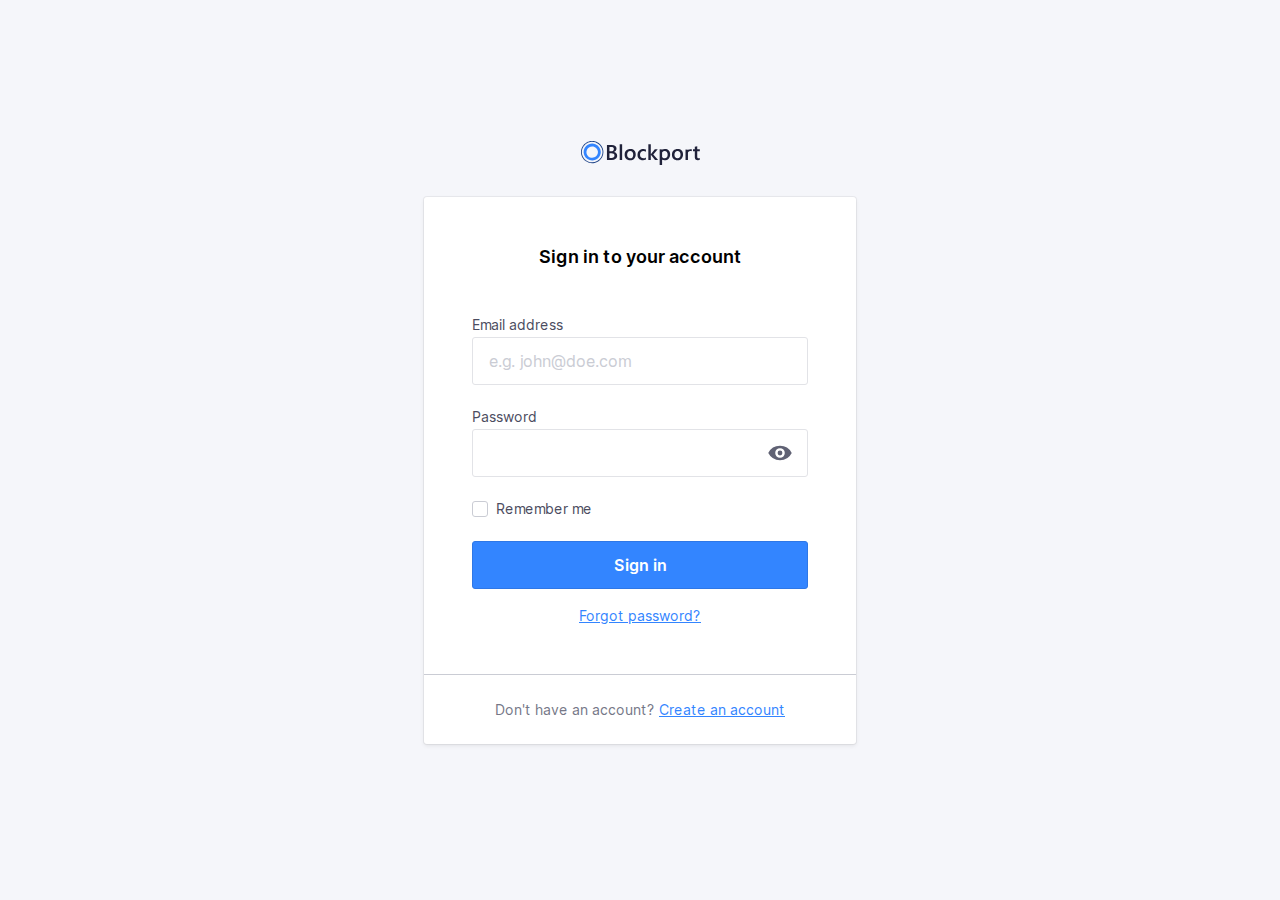
<file: index.html>
<!doctype html>
<html lang="en">

<head>
    <meta charset="utf-8">
    <meta http-equiv="x-ua-compatible" content="ie=edge">
    <title>Blockport - Sign in</title>
    <meta name="description" content="This is my HTML5 boilerplate.">
    <meta name="viewport" content="width=device-width, initial-scale=1.0">
    <meta name="msapplication-TileColor" content="#3385FF">
    <meta name="theme-color" content="#3385FF">

    <link rel="apple-touch-icon" sizes="180x180" href="apple-touch-icon.png">
    <link rel="icon" type="image/png" sizes="32x32" href="favicon-32x32.png">
    <link rel="icon" type="image/png" sizes="16x16" href="favicon-16x16.png">
    <link rel="manifest" href="site.webmanifest">
    <link rel="mask-icon" href="safari-pinned-tab.svg" color="#3385FF">

    <link rel="stylesheet" href="css/normalize.css">
    <link rel="stylesheet" href="css/screen.css">
</head>

<body>
    <section class="o-row o-row--lg o-row--login">
        <div class="o-container u-max-width-xs">
            <h1 class="c-logo">
                <svg class="c-logo__symbol" viewBox="0 0 119 24" xmlns="http://www.w3.org/2000/svg">
                    <title>Blockport</title>
                    <path class="c-logo__path c-logo__path--1"
                        d="M25.9496128,18.9917356 L25.9496128,4.04231406 L30.7396633,4.04231406 C32.19945,4.04231406 33.3560606,4.35834712 34.2094949,4.99041321 C35.0252057,5.55089835 35.5052521,6.4769114 35.4896465,7.4598347 C35.5056187,8.25676883 35.2485893,9.03557965 34.7604209,9.6694215 C34.2511175,10.3119823 33.5500641,10.7791057 32.7570539,11.0042975 L32.7570539,11.0459504 C33.6957957,11.1207168 34.5764055,11.5260387 35.2392256,12.1884297 C35.8602694,12.8310744 36.1707912,13.6667769 36.1707912,14.6955372 C36.1979832,15.9155062 35.6268682,17.0730015 34.6382155,17.8016529 C33.6205051,18.5950413 32.3363468,18.9917356 30.7857407,18.9917356 L25.9496128,18.9917356 Z M41.1511616,18.9918689 L38.6990404,18.9918689 L38.6990404,3.18727869 L41.1511616,3.18727869 L41.1511616,18.9918689 Z M49.1105387,19.2396694 C47.4477441,19.2396694 46.1195118,18.741157 45.1258418,17.7441322 C44.1321717,16.7471074 43.6360046,15.4247934 43.6373401,13.7771901 C43.6373401,11.9841322 44.1548767,10.5838017 45.1899495,9.57619833 C46.2250223,8.56859504 47.6200337,8.06479338 49.3749832,8.06479338 C51.0591469,8.06479338 52.3720202,8.55471073 53.3136027,9.53454547 C54.2551852,10.5143802 54.7226376,11.8730579 54.7159596,13.6105785 C54.7159596,15.313719 54.2091077,16.677686 53.195404,17.7024794 C52.1817003,18.7272727 50.8200787,19.2396694 49.1105387,19.2396694 Z M64.9231145,18.4998347 C63.986548,19.011405 62.9292595,19.2667693 61.8599663,19.2396694 C60.2572727,19.2396694 58.9657689,18.7444628 57.9854545,17.7540496 C57.0051402,16.7636364 56.5136477,15.4796694 56.5109764,13.9021488 C56.5109764,12.1434711 57.0385299,10.7312397 58.0936364,9.66545453 C59.1487429,8.59966942 60.5611166,8.0661157 62.3307576,8.06479338 C63.2258904,8.04636779 64.1144193,8.22027864 64.9351347,8.57454547 L64.9351347,10.8277686 C64.2490961,10.2941313 63.4035149,10.0011171 62.5310943,9.99471073 C61.5738178,9.96365776 60.6492491,10.3415166 59.9928283,11.0320661 C59.3330526,11.7236364 59.003165,12.6287603 59.003165,13.747438 C59.003165,14.8661157 59.3136869,15.7381818 59.9347306,16.3636364 C60.5557744,17.0023141 61.3891751,17.3216529 62.4349327,17.3216529 C63.3470917,17.3090469 64.2260005,16.9806241 64.9191077,16.3933884 L64.9191077,18.4998347 L64.9231145,18.4998347 Z M77.1256229,18.9918689 L74.0304209,18.9918689 L69.8393771,13.8605902 L69.7973064,13.8605902 L69.7973064,18.9918689 L67.3451852,18.9918689 L67.3451852,3.18727869 L69.7973064,3.18727869 L69.7973064,13.2039344 L69.8393771,13.2039344 L73.7980303,8.31462295 L76.7349663,8.31462295 L72.2814815,13.4718689 L77.1256229,18.9918689 Z M118.81569,18.8747107 C118.223016,19.1343064 117.578072,19.2557712 116.930522,19.2297521 C114.839007,19.2297521 113.793249,18.2380165 113.793249,16.2545455 L113.793249,10.2128926 L111.990219,10.2128926 L111.990219,8.31669423 L113.793249,8.31669423 L113.793249,5.84528927 L116.235354,5.15702479 L116.235354,8.31669423 L118.81569,8.31669423 L118.81569,10.2128926 L116.235354,10.2128926 L116.235354,15.5504132 C116.235354,16.1824793 116.351549,16.6340496 116.583939,16.905124 C116.81633,17.1761983 117.202312,17.3084298 117.741886,17.3018182 C118.130518,17.3099664 118.50999,17.1844984 118.81569,16.9467769 L118.81569,18.8647934 L118.81569,18.8747107 Z M109.678333,8.12826445 C110.052664,8.12904551 110.426384,8.1582218 110.796212,8.21553718 L110.796212,10.2961983 C110.392833,10.129817 109.958979,10.0480952 109.522071,10.0561983 C108.65244,10.0185786 107.815007,10.3854441 107.258266,11.0479339 C107.143588,11.1960713 107.043624,11.3548242 106.959764,11.5219835 L106.959764,18.9917356 L104.519663,18.9917356 L104.519663,8.37818184 L106.959764,8.66776859 L106.959764,8.67768594 C107.814579,8.30025824 108.742499,8.11272598 109.678333,8.12826445 Z M96.4320707,19.2396694 C94.7692761,19.2396694 93.4410438,18.741157 92.4473737,17.7441322 C91.4537037,16.7471074 90.9575366,15.4247934 90.9588721,13.7771901 C90.9588721,11.9841322 91.4764087,10.5838017 92.5114815,9.57619833 C93.5465543,8.56859504 94.9415657,8.06479338 96.6965152,8.06479338 C98.3806789,8.06479338 99.6935522,8.55471073 100.635135,9.53454547 C101.576717,10.5143802 102.04417,11.8730579 102.037492,13.6105785 C102.037492,15.313719 101.53064,16.677686 100.516936,17.7024794 C99.5032323,18.7272727 98.1416107,19.2396694 96.4320707,19.2396694 Z M87.7494781,9.53454547 C88.6883893,10.5157025 89.1578451,11.873719 89.1578451,13.608595 C89.1591806,15.3117355 88.6523287,16.6757025 87.6372896,17.7004959 C86.6222504,18.7252892 85.258625,19.2376859 83.5464141,19.2376859 C82.7065422,19.2489838 81.8737089,19.0847473 81.1023064,18.7557025 L81.1023064,23.8968595 L78.6622054,23.8968595 L78.6622054,8.31471073 L81.1023064,8.60429752 C81.9552279,8.23296681 82.8792553,8.04891403 83.8108586,8.06479338 C85.5017003,8.06479338 86.8145736,8.55471073 87.7494781,9.53454547 Z M96.5422559,9.99471073 C95.6726247,9.95709108 94.8351921,10.3239565 94.2784512,10.9864463 C93.7241864,11.6476033 93.4470539,12.5580165 93.4470539,13.7176859 C93.4470539,14.8363636 93.7275253,15.7170248 94.288468,16.3596694 C94.8529651,17.0028668 95.6823515,17.3568733 96.5422559,17.3216529 C97.5038721,17.3216529 98.2424466,17.0056198 98.7579798,16.3735537 C99.273513,15.7414876 99.5366216,14.8416529 99.5473064,13.6740496 C99.5473064,12.4998347 99.28954,11.5927273 98.7740067,10.9527273 C98.2584735,10.3127273 97.5145568,9.99338845 96.5422559,9.99471073 Z M28.4438047,6.03570248 L28.4438047,10.286281 L30.0645286,10.286281 C30.9353255,10.286281 31.6178058,10.0833058 32.1119697,9.67735538 C32.6061335,9.27140494 32.8532155,8.69619836 32.8532155,7.95173555 C32.8532155,6.67305785 31.9897643,6.03371902 30.262862,6.03371902 L28.4418013,6.03371902 L28.4438047,6.03570248 Z M28.4438047,12.2796694 L28.4438047,17.0082644 L30.5813973,17.0082644 C31.5163019,17.0082644 32.237514,16.7947108 32.7450337,16.3676033 C33.2602043,15.9259125 33.5416601,15.2742418 33.5083165,14.6003306 C33.5083165,13.0505785 32.4238271,12.2757025 30.2548485,12.2757025 L28.4518182,12.2757025 L28.4438047,12.2796694 Z M49.226734,9.99471073 C48.3571028,9.95709108 47.5196702,10.3239565 46.9629293,10.9864463 C46.4086646,11.6476033 46.131532,12.5580165 46.131532,13.7176859 C46.131532,14.8363636 46.4120034,15.7170248 46.9729461,16.3596694 C47.5370578,17.0036033 48.3664998,17.3583638 49.226734,17.3236364 C50.1883502,17.3236364 50.9269247,17.0076033 51.4424579,16.3755372 C51.9579912,15.7434711 52.2157576,14.8436364 52.2157576,13.6760331 C52.2157576,12.5018182 51.9579912,11.5947107 51.4424579,10.9547107 C50.9269247,10.3147108 50.1883502,9.99471073 49.226734,9.99471073 Z M85.8803367,16.3735537 C86.3958699,15.738843 86.6543043,14.8390083 86.6556397,13.6740496 C86.6556397,12.4985124 86.3978733,11.591405 85.8823401,10.9527273 C85.3668068,10.3140496 84.6282323,9.99471073 83.6666162,9.99471073 C82.796985,9.95709108 81.9595523,10.3239565 81.4028114,10.9864463 C81.2895823,11.124335 81.1896456,11.2724196 81.1043098,11.4287603 L81.1043098,15.9153719 C81.6149937,16.8312057 82.6094895,17.3774459 83.6646128,17.3216529 C84.626229,17.3216529 85.3648035,17.0056198 85.8803367,16.3735537 Z">
                    </path>
                    <path class="c-logo__path c-logo__path--2"
                        d="M11.1988215,19.5867769 C7.72899435,19.5891833 4.59940205,17.5218316 3.26949789,14.3488101 C1.93959376,11.1757885 2.67130845,7.5220381 5.12341434,5.09144786 C7.57552021,2.66085764 11.2650639,1.93214337 14.4714645,3.24513351 C17.6778651,4.55812363 19.7696074,7.65421885 19.771229,11.0895868 C19.7679239,15.7772288 15.9334776,19.5780304 11.1988215,19.5867769 Z M11.1988215,5.38314051 C8.86509736,5.38073339 6.75988968,6.77093308 5.86550131,8.90506387 C4.97111293,11.0391947 5.46382249,13.496632 7.11372873,15.1307206 C8.76363496,16.7648092 11.2455511,17.2534798 13.4013998,16.3687158 C15.5572486,15.4839518 16.962125,13.4001349 16.9605051,11.0895868 C16.9572,7.93949107 14.3805102,5.38572999 11.1988215,5.37917355 L11.1988215,5.38314051 Z">
                    </path>
                    <path class="c-logo__path c-logo__path--3"
                        d="M21.2917845,15.8796694 C21.3118182,15.8380165 21.3358586,15.8023141 21.3558923,15.7606612 C22.6443671,13.0744887 22.7786498,9.98607785 21.7280964,7.20021549 C20.6775431,4.41435317 18.5317957,2.16875244 15.7805219,0.975867769 L15.7805219,0.96 C15.6683333,0.910413222 15.5541414,0.874710744 15.4419529,0.82909091 C15.2937037,0.767603308 15.1434512,0.710082645 14.9931987,0.656528927 C14.792862,0.583140496 14.5925253,0.517685949 14.378165,0.458181816 C14.2319192,0.414545453 14.0856734,0.374876033 13.9394276,0.337190082 C13.7203928,0.281652893 13.501358,0.23338843 13.2823232,0.192396694 C13.1480976,0.16661157 13.0138721,0.144793388 12.8816498,0.124958678 C12.6546016,0.0905785125 12.4275533,0.0634710744 12.2005051,0.0436363637 C12.0762963,0.0337190082 11.9500842,0.0238016529 11.8258754,0.0178512397 C11.5881425,0.00462809917 11.3510774,-0.000661157024 11.1146801,0.00198347107 C10.988468,0.00198347107 10.8622559,0.00198347107 10.7380471,0.0119008265 C10.5076599,0.0218181818 10.2792761,0.0376859504 10.0528956,0.0614876034 C9.9146633,0.0753719009 9.77843434,0.0932231406 9.64220539,0.113057851 C9.44186869,0.142809918 9.22350168,0.176528926 9.01715488,0.218181818 C8.86089226,0.249917356 8.70462963,0.283636364 8.548367,0.321322314 C8.39210438,0.359008265 8.18575758,0.412561983 8.00745791,0.466115701 C7.82915825,0.519669423 7.65286195,0.577190081 7.47656566,0.638677688 C7.30026936,0.70016529 7.17405724,0.747768594 7.02580808,0.807272727 C6.82547138,0.884628098 6.63715488,0.969917355 6.44483165,1.05719008 C6.31861953,1.11471074 6.19441077,1.17421488 6.07220539,1.23768595 C5.87186869,1.34082644 5.67153199,1.45190082 5.47119529,1.56694215 C5.36301347,1.63041322 5.25683502,1.69586777 5.15065657,1.76528926 C4.95165543,1.89752066 4.75666107,2.02975207 4.5656734,2.16198347 C4.46416949,2.23603306 4.36400114,2.31140496 4.26516835,2.38809918 C4.07952302,2.52958678 3.89721661,2.67834711 3.71824916,2.83438017 C3.61607744,2.92363636 3.51791246,3.0168595 3.41774411,3.11008265 C3.25747475,3.26347108 3.10121212,3.42214876 2.94895623,3.5861157 C2.84678451,3.69719008 2.74861953,3.81024794 2.64845118,3.92528926 C2.51021886,4.08793389 2.37599327,4.25454547 2.24777778,4.42512397 C2.15161616,4.55206611 2.05946128,4.68099175 1.96930976,4.82181816 C1.90119529,4.92099175 1.82506734,5.0201653 1.75895623,5.11537188 C1.69284512,5.2105785 1.65878788,5.29190081 1.60670034,5.37917355 C1.53457912,5.49818184 1.46446128,5.61917355 1.40636364,5.74214876 C1.28415825,5.96231406 1.16796296,6.18446282 1.06178451,6.40859504 C1.02372054,6.44826445 0.995673401,6.49586778 0.981649832,6.54148761 C0.967626263,6.58710744 0.939579125,6.65454547 0.915538721,6.71008265 C0.808692479,6.95471075 0.711863077,7.20132232 0.625050505,7.44991735 C0.588989899,7.55438018 0.55426487,7.65884298 0.520875421,7.76330577 C0.444747475,8.00528927 0.377968575,8.24793388 0.320538721,8.49123966 C0.291156005,8.61157023 0.263776655,8.73190084 0.238400673,8.85223141 C0.191655443,9.07966942 0.152255892,9.30710742 0.12020202,9.53454547 C0.10016835,9.67338842 0.0821380471,9.81024795 0.0681144781,9.9490909 C0.0460774411,10.1613223 0.0320538721,10.3715703 0.022037037,10.5838017 C0.022037037,10.7365289 0.010016835,10.8872727 0.010016835,11.04 C0.010016835,11.2383471 0.010016835,11.4366942 0.026043771,11.6350413 C0.026043771,11.7917356 0.0440740741,11.9484297 0.0580976431,12.105124 C0.0761279461,12.3034711 0.104175084,12.5018182 0.132222222,12.7001653 C0.146245791,12.8429752 0.18030303,13.0036364 0.2003367,13.1543802 C0.238400673,13.3527273 0.286481481,13.5510744 0.336565657,13.7494215 C0.380639731,13.8961983 0.406683502,14.0330579 0.446750842,14.1758678 C0.506851852,14.3742149 0.576969697,14.5844628 0.647087542,14.7867769 C0.693164983,14.9157025 0.739242424,15.0446281 0.789326599,15.1715703 C0.871464646,15.3699174 0.963619529,15.5801653 1.05777778,15.7804959 C1.11387205,15.8995041 1.16996633,16.0185124 1.23006734,16.1355372 C1.33223906,16.3338843 1.44242424,16.5322314 1.55461279,16.7166942 C1.62473064,16.8357025 1.69484848,16.9527273 1.76897306,17.0677686 C1.88316498,17.2442975 2.00537037,17.4168595 2.12957912,17.587438 C2.21973064,17.7123967 2.31188552,17.8353719 2.40804714,17.9563636 C2.50420875,18.0773554 2.65646465,18.2519008 2.78468013,18.3966942 C2.91289562,18.5414876 3.02308081,18.6644628 3.14929293,18.7933884 C3.27550505,18.9223141 3.3876936,19.027438 3.51190236,19.1424794 C3.63611111,19.2575206 3.81841751,19.4241322 3.98069024,19.5590082 C4.09287879,19.6522314 4.20907407,19.7434711 4.32727273,19.8327273 C4.50957912,19.9735537 4.69388889,20.1084297 4.88621212,20.2294215 C4.9362963,20.2631405 4.98037037,20.3008265 5.03045455,20.3345455 C7.52290169,21.989742 10.5859073,22.5756212 13.5217147,21.9587191 C16.4575222,21.3418171 19.0161165,19.5746694 20.6146465,17.0598347 L20.6266667,17.0598347 C20.6647306,17.0003306 20.6947811,16.9368595 20.7328451,16.8753719 C20.8149832,16.7424794 20.8911111,16.6036364 20.9692424,16.4647934 C21.0854377,16.2763636 21.1936195,16.08 21.2917845,15.8796694 Z M6.96771044,20.4198347 C6.40765296,20.1694737 5.87129224,19.8701033 5.36501684,19.5252893 C5.18671717,19.4042975 5.01442761,19.2773554 4.84614478,19.1464463 C4.73996633,19.065124 4.63378788,18.9818182 4.53161616,18.8965289 C4.38136364,18.7715703 4.23912458,18.6406612 4.09888889,18.5097521 C3.9586532,18.378843 3.87451178,18.2995041 3.76632997,18.1884297 C3.65814815,18.0773554 3.53794613,17.9444628 3.42976431,17.8214876 C3.32158249,17.6985124 3.19737374,17.5557025 3.08718855,17.4247934 C2.97700337,17.2938843 2.91489899,17.1986777 2.83075758,17.0836364 C2.71656566,16.9249587 2.60237374,16.766281 2.49819865,16.6036364 C2.43008418,16.4965289 2.36597643,16.3894215 2.29786195,16.2803306 C2.19368687,16.1038017 2.09752525,15.9252893 1.9973569,15.7447934 C1.94126263,15.6376859 1.89117845,15.528595 1.83909091,15.4195041 C1.7609596,15.2231405 1.67681818,15.0386777 1.60069024,14.8482644 C1.55461279,14.7332231 1.51454545,14.6161983 1.47247475,14.501157 C1.40436027,14.3127273 1.34025253,14.1242975 1.28415825,13.9319008 C1.24609428,13.8029752 1.2140404,13.6760331 1.18198653,13.5490909 C1.13590909,13.3626446 1.09183502,13.1761983 1.05577441,12.9897521 C1.02973064,12.8429752 1.0076936,12.7140496 0.981649832,12.5771901 C0.953602694,12.3927273 0.92956229,12.2082644 0.911531987,12.0218182 C0.897508418,11.8809918 0.889494949,11.7401653 0.881481481,11.5993388 C0.881481481,11.4109091 0.865454545,11.2224794 0.865454545,11.0340496 C0.865454545,10.8971901 0.865454545,10.7603306 0.877474747,10.6254545 C0.877474747,10.4271074 0.899511785,10.2287603 0.919545455,10.0304132 C0.931565657,9.90743803 0.94959596,9.78247936 0.965622896,9.65950414 C0.995673401,9.44528927 1.03173401,9.23107436 1.07580808,9.01884299 C1.09784512,8.91173555 1.12188552,8.80462812 1.14792929,8.69950414 C1.20402357,8.47074382 1.27080247,8.24330577 1.34826599,8.01719009 C1.37764871,7.9246281 1.408367,7.83206612 1.44042088,7.73950414 C1.52189113,7.50545453 1.61204265,7.2740496 1.71087542,7.04528927 C1.75094276,6.95206611 1.7910101,6.86082645 1.83508418,6.76958679 C1.93525253,6.55537188 2.03542088,6.3490909 2.15762626,6.14479338 C2.21973064,6.03570248 2.27983165,5.92661158 2.34594276,5.81752064 C2.45412458,5.63900825 2.5683165,5.46644628 2.68651515,5.29586778 C2.7686532,5.17685949 2.85279461,5.0598347 2.93893939,4.94479338 C3.06047699,4.7847934 3.18602133,4.62876031 3.31557239,4.47669423 C3.40505612,4.36826447 3.49520763,4.26710742 3.58602694,4.17322312 C3.73026936,4.01983471 3.87718294,3.86842975 4.02676768,3.71900826 C4.11491582,3.63438017 4.20506734,3.55173554 4.29722222,3.47107438 C4.46016275,3.32694215 4.62710998,3.18809917 4.79806397,3.05454545 C4.88754769,2.98446281 4.978367,2.91834711 5.07052189,2.85619835 C5.24815375,2.72396694 5.42912458,2.60099173 5.61343434,2.48727273 C5.71093152,2.42512397 5.80909651,2.36561983 5.90792929,2.30876033 C6.09090349,2.20165289 6.27654882,2.09983471 6.46486532,2.00330579 C6.57705387,1.94644628 6.69057799,1.89157025 6.80543771,1.83867769 C6.98306957,1.75669422 7.16203704,1.67933884 7.34234007,1.60661157 C7.47589785,1.55239669 7.61413018,1.50082645 7.75703704,1.45190082 C7.91864196,1.39504132 8.08225029,1.34214876 8.24786195,1.29322314 C8.41347361,1.24429752 8.57975307,1.2 8.74670034,1.16033058 C8.8896072,1.12595041 9.03318182,1.09421488 9.17742424,1.06512397 C9.36841191,1.02677686 9.56073514,0.994380165 9.75439394,0.967933885 C9.87993826,0.950743802 10.0061504,0.934876033 10.1330303,0.920330577 C10.3440516,0.899173554 10.5557407,0.883966942 10.7680976,0.874710744 L11.1126768,0.874710744 C11.3317116,0.874710744 11.5514141,0.880000001 11.7717845,0.890578513 L12.1143603,0.914380167 C12.3307239,0.932892563 12.5464197,0.958677687 12.7614478,0.991735538 C12.8829854,1.01024793 13.004523,1.0307438 13.1260606,1.05322314 C13.330404,1.09157025 13.5347475,1.13652893 13.7390909,1.18809918 C13.8713131,1.22181818 14.0035354,1.25752066 14.1397643,1.29719008 C14.3320875,1.35404959 14.523743,1.41619835 14.7147306,1.48363636 C14.8509596,1.53322314 14.9851852,1.58479339 15.115404,1.64033058 C17.755199,2.69780719 19.8336285,4.79210648 20.8551251,7.42387715 C21.8766218,10.0556478 21.7496417,12.9890377 20.5044613,15.5246281 C20.4123064,15.7229752 20.3041246,15.8975206 20.207963,16.08 C20.1378451,16.2029752 20.0697306,16.3279339 19.9956061,16.4489256 C17.2731751,20.8198837 11.7011151,22.517402 6.96771044,20.4178512 L6.96771044,20.4198347 Z">
                    </path>
                </svg>
            </h1>
            <form class="c-card" action="#">
                <div class="c-card__body">
                    <h2 class="c-card__title">
                        Sign in to your account
                    </h2>
                    <p class="c-form-field">
                        <label class="c-label" for="username">
                            Email address
                        </label>
                        <input class="c-input" type="email" name="username" id="username"
                            placeholder="e.g. john@doe.com" required>
                    </p>
                    <p class="c-form-field">
                        <label class="c-label" for="password">
                            Password
                        </label>
                        
                        <span class="c-toggle-password-container">
                            <input class="c-input" type="password" name="password" id="password" required>
                            <span class="c-toggle-password">
                                <input class="o-hide-accessible c-toggle-password__checkbox js-toggle-password" type="checkbox" id="togglePassword">
                                <label class="c-toggle-password__label" for="togglePassword">
                                    <svg class="c-toggle-password__icon c-toggle-password__icon--hide" xmlns="http://www.w3.org/2000/svg" viewBox="0 0 20 20">
                                        <path
                                            d="M19.009,73.18l-1.77,1.78a3.908,3.908,0,0,0-1.037-.137,4,4,0,0,0-3.857,5.065l-.007-.028-2.76,2.75A11.106,11.106,0,0,1,6.4,78.82,11.014,11.014,0,0,1,19.076,73.2L19,73.18Zm3.8,1.85a11.163,11.163,0,0,1,3.2,3.79,11.014,11.014,0,0,1-12.7,5.622l.077.018,1.77-1.78a3.907,3.907,0,0,0,1.037.137,4,4,0,0,0,3.857-5.065l.007.028,2.76-2.75Zm-.25-3.99,1.42,1.42L9.839,86.6l-1.42-1.42Z"
                                            transform="translate(-6.199 -68.82)" />
                                    </svg>
                                    <svg class="c-toggle-password__icon c-toggle-password__icon--show" xmlns="http://www.w3.org/2000/svg" viewBox="0 0 20 20">
                                        <path
                                            d="M6.4,133.876a11,11,0,0,1,19.571-.061l.029.061a11,11,0,0,1-19.571.061l-.029-.061Zm9.8,4a4,4,0,1,0,0-8h0a4,4,0,0,0,0,8Zm0-2a2,2,0,0,1,0-4h0a2,2,0,1,1,0,4Z"
                                            transform="translate(-6.2 -123.876)" />
                                    </svg>
                                    <span class="o-hide-accessible">
                                        Show password
                                    </span>                                            
                                </label>
                            </span>                                    
                        </span> 
                    </p>
                    <p class="c-form-field c-form-field--option">
                        <input class="c-option c-option--hidden o-hide-accessible" type="checkbox" id="rememberme" >
                        <label class="c-label c-label--option c-custom-option" for="rememberme">
                            <span class="c-custom-option__fake-input c-custom-option__fake-input--checkbox">
                                <svg class="c-custom-option__symbol" xmlns="http://www.w3.org/2000/svg" viewBox="0 0 9 6.75">
                                    <path d="M4.75,9.5a1,1,0,0,1-.707-.293l-2.25-2.25A1,1,0,1,1,3.207,5.543L4.75,7.086,8.793,3.043a1,1,0,0,1,1.414,1.414l-4.75,4.75A1,1,0,0,1,4.75,9.5" transform="translate(-1.5 -2.75)"/>
                                </svg>
                            </span>
                        <label class="c-label c-label--option" for="rememberme">
                            Remember me
                        </label>
                    </p>
                    <p class="u-mb-md">
                        <!-- Input type button
                                <input type="submit" class="o-button-reset c-button" value="Sign in"/>
                            -->
                        <!-- Button -->
                        <button class="o-button-reset c-button">Sign in</button>
                    </p>
                    <p class="u-text-sm u-align-text-center">
                        <a href="#!">
                            Forgot password?
                        </a>
                    </p>
                </div>
                <div class="c-card__footer">
                    <p class="u-align-text-center u-text-sm u-color-neutral-dark">
                        Don't have an account? <a href="#">Create an account</a>
                    </p>
                </div>
            </form>

        </div>
    </section>
</body>

</html>
</file>
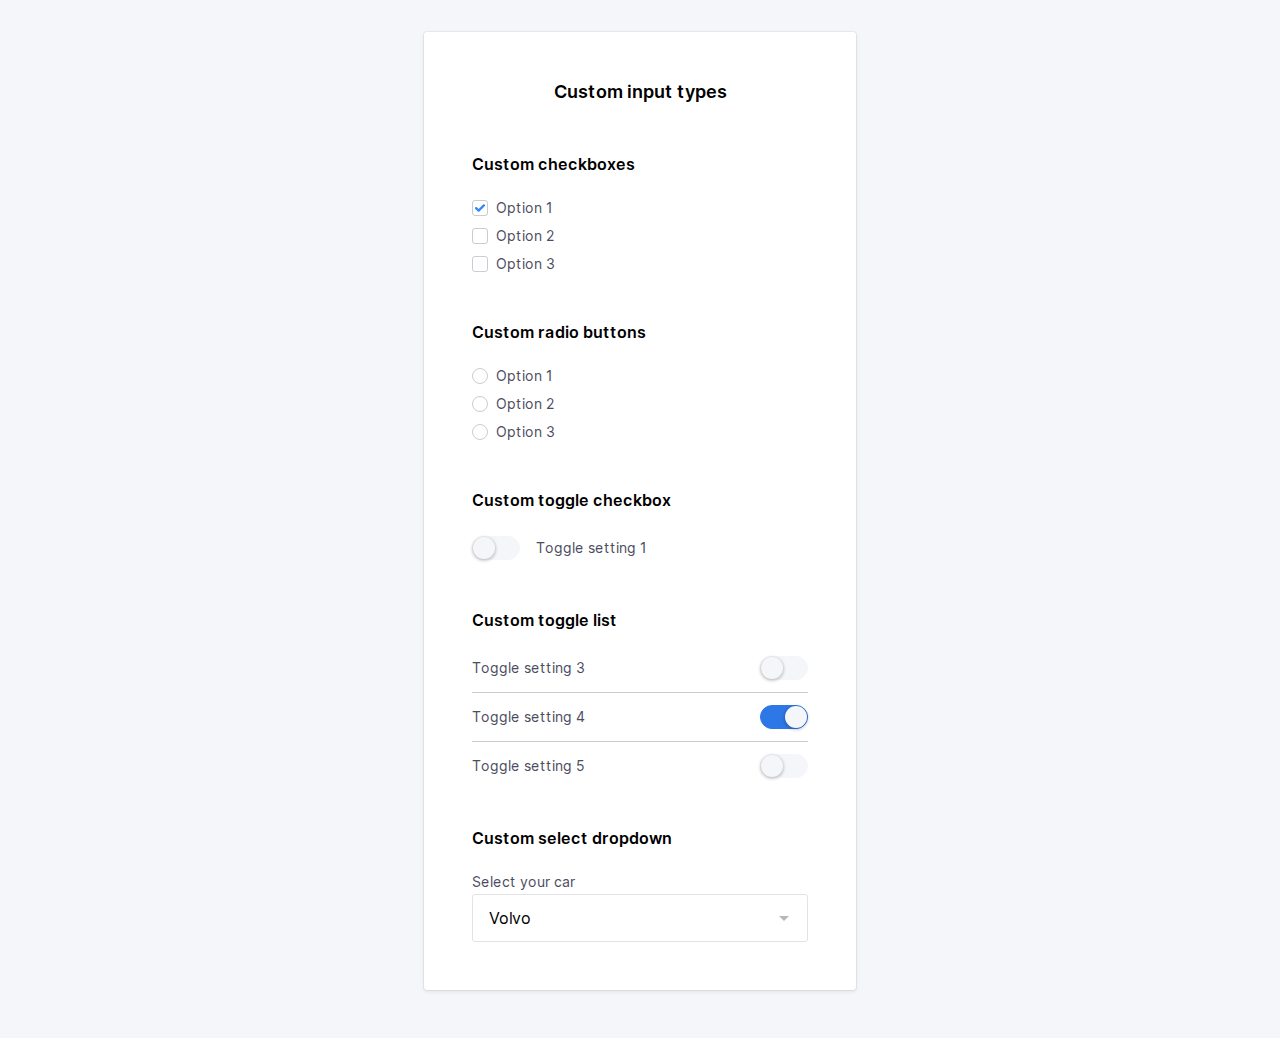
<file: inputs.html>
<!doctype html>
<html lang="en">
    <head>
        <meta charset="utf-8">
        <meta http-equiv="x-ua-compatible" content="ie=edge">
        <title>Blockport - Custom input types</title>
        <meta name="description" content="This is my HTML5 boilerplate.">
        <meta name="viewport" content="width=device-width, initial-scale=1.0">
        <meta name="msapplication-TileColor" content="#3385FF">
        <meta name="theme-color" content="#3385FF">

        <link rel="apple-touch-icon" sizes="180x180" href="apple-touch-icon.png">
        <link rel="icon" type="image/png" sizes="32x32" href="favicon-32x32.png">
        <link rel="icon" type="image/png" sizes="16x16" href="favicon-16x16.png">
        <link rel="manifest" href="site.webmanifest">
        <link rel="mask-icon" href="safari-pinned-tab.svg" color="#3385FF">

        <link rel="stylesheet" href="css/normalize.css">
        <link rel="stylesheet" href="css/screen.css">
        <script type="text/javascript">
            function togglePassword() {
                var passwordInput = document.querySelector(".js-password-input");

                if (passwordInput.type === "password") {
                    passwordInput.type = "text";
                } else {
                    passwordInput.type = "password";
                }
            }
        </script>
    </head>
    <body>
        <section class="o-row o-row--lg o-row--login o-row--beta">
            <div class="o-container u-max-width-xs">
                <form class="c-card" action="#">
                    <div class="c-card__body">
                        <h2 class="c-card__title">
                            Custom input types
                        </h2>
                        <div class="o-section">
                            <!-- Custom checkboxes -->
                            <h5>
                                Custom checkboxes
                            </h5>
                            <ul class="o-list c-option-list">
                                <li class="c-form-field c-form-field--option c-option-list__item">
                                    <input class="c-option c-option--hidden o-hide-accessible" type="checkbox" id="checkbox1" checked>
                                    <label class="c-label c-label--option c-custom-option" for="checkbox1">
                                        <span class="c-custom-option__fake-input c-custom-option__fake-input--checkbox">
                                            <svg class="c-custom-option__symbol" xmlns="http://www.w3.org/2000/svg" viewBox="0 0 9 6.75">
                                                <path d="M4.75,9.5a1,1,0,0,1-.707-.293l-2.25-2.25A1,1,0,1,1,3.207,5.543L4.75,7.086,8.793,3.043a1,1,0,0,1,1.414,1.414l-4.75,4.75A1,1,0,0,1,4.75,9.5" transform="translate(-1.5 -2.75)"/>
                                            </svg>
                                        </span>
                                        Option 1
                                    </label>
                                </li>
                                <li class="c-form-field c-form-field--option c-option-list__item">
                                    <input class="c-option c-option--hidden o-hide-accessible" type="checkbox" id="checkbox2">
                                    <label class="c-label c-label--option c-custom-option" for="checkbox2">
                                        <span class="c-custom-option__fake-input c-custom-option__fake-input--checkbox">
                                            <svg class="c-custom-option__symbol" xmlns="http://www.w3.org/2000/svg" viewBox="0 0 9 6.75">
                                                <path d="M4.75,9.5a1,1,0,0,1-.707-.293l-2.25-2.25A1,1,0,1,1,3.207,5.543L4.75,7.086,8.793,3.043a1,1,0,0,1,1.414,1.414l-4.75,4.75A1,1,0,0,1,4.75,9.5" transform="translate(-1.5 -2.75)"/>
                                            </svg>
                                        </span>
                                        Option 2
                                    </label>
                                </li>
                                <li class="c-form-field c-form-field--option c-option-list__item">
                                    <input class="c-option c-option--hidden o-hide-accessible" type="checkbox" id="checkbox3">
                                    <label class="c-label c-label--option c-custom-option" for="checkbox3">
                                        <span class="c-custom-option__fake-input c-custom-option__fake-input--checkbox">
                                            <svg class="c-custom-option__symbol" xmlns="http://www.w3.org/2000/svg" viewBox="0 0 9 6.75">
                                                <path d="M4.75,9.5a1,1,0,0,1-.707-.293l-2.25-2.25A1,1,0,1,1,3.207,5.543L4.75,7.086,8.793,3.043a1,1,0,0,1,1.414,1.414l-4.75,4.75A1,1,0,0,1,4.75,9.5" transform="translate(-1.5 -2.75)"/>
                                            </svg>
                                        </span>
                                        Option 3
                                    </label>
                                </li>
                            </ul>
                        </div>
                        <div class="o-section">
                            <!-- Custom radio buttons -->
                            <h5>
                                Custom radio buttons
                            </h5>
                            <ul class="o-list c-option-list">
                                <li class="c-form-field c-form-field--option c-option-list__item">
                                    <input class="c-option c-option--hidden o-hide-accessible" type="radio" name="radios" id="radio1">
                                    <label class="c-label c-label--option c-custom-option" for="radio1">
                                        <span class="c-custom-option__fake-input c-custom-option__fake-input--radio">
                                            <span class="c-custom-option__symbol"></span>
                                        </span>
                                        Option 1
                                    </label>
                                </li>
                                <li class="c-form-field c-form-field--option c-option-list__item">
                                    <input class="c-option c-option--hidden o-hide-accessible" type="radio" name="radios" id="radio2">
                                    <label class="c-label c-label--option c-custom-option" for="radio2">
                                        <span class="c-custom-option__fake-input c-custom-option__fake-input--radio">
                                            <span class="c-custom-option__symbol"></span>
                                        </span>
                                        Option 2
                                    </label>
                                </li>
                                <li class="c-form-field c-form-field--option c-option-list__item">
                                    <input class="c-option c-option--hidden o-hide-accessible" type="radio" name="radios" id="radio3">
                                    <label class="c-label c-label--option c-custom-option" for="radio3">
                                        <span class="c-custom-option__fake-input c-custom-option__fake-input--radio">
                                            <span class="c-custom-option__symbol"></span>
                                        </span>
                                        Option 3
                                    </label>
                                </li>
                            </ul>
                        </div>
                        <div class="o-section">
                            <!-- Custom toggle checkboxes -->
                            <h5>
                                Custom toggle checkbox
                            </h5>
                            <p >
                                <input class="o-hide-accessible c-option c-option--hidden" type="checkbox" id="toggle1">
                                <label class="c-label c-label--option c-custom-toggle" for="toggle1">
                                    <span class="c-custom-toggle__fake-input">
                                    </span>
                                    Toggle setting 1
                                </label>
                            </p>
                        </div>
                        <div class="o-section">
                            <h5>
                                Custom toggle list
                            </h5>
                            <ul class="o-list c-custom-toggle-list">
                                <li class="c-custom-toggle-list__item">
                                    <input class="o-hide-accessible c-option c-option--hidden" type="checkbox" id="toggle3">
                                    <label class="c-label c-label--option c-custom-toggle c-custom-toggle--inverted" for="toggle3">
                                        <span class="c-custom-toggle__fake-input">
                                        </span>
                                        Toggle setting 3
                                    </label>
                                </li>
                                <li class="c-custom-toggle-list__item">
                                    <input class="o-hide-accessible c-option c-option--hidden" type="checkbox" id="toggle4" checked>
                                    <label class="c-label c-label--option c-custom-toggle c-custom-toggle--inverted" for="toggle4">
                                        <span class="c-custom-toggle__fake-input">
                                        </span>
                                        Toggle setting 4
                                    </label>
                                </li>
                                <li class="c-custom-toggle-list__item">
                                    <input class="o-hide-accessible c-option c-option--hidden" type="checkbox" id="toggle5">
                                    <label class="c-label c-label--option c-custom-toggle c-custom-toggle--inverted" for="toggle5">
                                        <span class="c-custom-toggle__fake-input">
                                        </span>
                                        Toggle setting 5
                                    </label>
                                </li>
                            </ul>
                        </div>
                        <div class="o-section">
                            <!-- Custom select -->
                            <h5>
                                Custom select dropdown
                            </h5>
                            <p class="c-form-field">
                                <label class="c-label" for="select1">
                                    Select your car
                                </label>
                                <span class="c-custom-select">
                                    <select class="c-input c-custom-select__input" class="" name="select1" id="select1">
                                        <option value="volvo">Volvo</option>
                                        <option value="saab">Saab</option>
                                        <option value="mercedes">Mercedes</option>
                                        <option value="audi">Audi</option>
                                    </select>
                                    <svg class="c-custom-select__symbol" xmlns="http://www.w3.org/2000/svg" viewBox="0 0 24 24">
                                        <path d="M7,10l5,5,5-5Z"/>
                                    </svg>
                                </span>
                            </p>
                        </div>
                    </div>
                </form>
            </div>
        </section>
    </body>
</html>
</file>
<file: css/screen.css>
/*------------------------------------*\
#FONTS
\*------------------------------------*/

@font-face {
  font-family: "Inter Web";
  font-weight: 400;
  src: url("../fonts/Inter-Regular.woff2") format("woff2");
}

@font-face {
  font-family: "Inter Web";
  font-weight: 600;
  src: url("../fonts/Inter-SemiBold.woff2") format("woff2");
}

/*------------------------------------*\
#Variables
\*------------------------------------*/

:root {
  /* colors */
  --global-input-backgroundColor: White;
--global-input-color: var(--global-color-neutral-xxxx-dark);
--global-input-borderColor: var(--global-color-neutral-xxx-light);
--global-input-hover-borderColor: var(--global-color-neutral-xx-light);
--global-input-focus-borderColor: var(--global-color-alpha);
--global-input-boxShadow: 0 0 0 3px var(--global-color-alpha-x-transparent);
  --global-color-alpha-light: #4f95ff;
  --global-color-alpha: #3385ff;
  --global-color-alpha-dark: #2e77e6;
  --global-color-alpha-x-dark: #1b4186;
  --global-color-alpha-transparent: #3385ffbf;
  --global-color-alpha-x-transparent: #3385ff4d;

  --global-color-neutral-xxxx-light: #f5f6fa;
  --global-color-neutral-xxx-light: #e2e3e7;
  --global-color-neutral-xx-light: #caccd4;
  --global-color-neutral-x-light: #b5b6c0;
  --global-color-neutral-light: #a0a1ad;
  --global-color-neutral: #8b8c9a;
  --global-color-neutral-dark: #757787;
  --global-color-neutral-x-dark: #606274;
  --global-color-neutral-xx-dark: #4b4c60;
  --global-color-neutral-xxx-dark: #35374d;
  --global-color-neutral-xxxx-dark: #20223a;

  /* border stuff */
  --global-borderRadius: 3px;
  --global-borderWidth: 1px;

  /* transitions */
  --global-transitionTiming-alpha: 0.1s ease-out;

  /* Baseline settings */
  --global-baseline: 8px;
  --global-whitespace: calc(var(--global-baseline) * 3); /* = 24px */

  --global-whitespace-xs: calc(var(--global-baseline) / 2); /* = 4px */
  --global-whitespace-sm: calc(var(--global-baseline) * 1); /*  = 8px */
  --global-whitespace-md: calc(var(--global-baseline) * 2); /*  = 16px */
  --global-whitespace-lg: calc(var(--global-baseline) * 4); /*  = 32px */
  --global-whitespace-xl: calc(var(--global-whitespace) * 2); /*  = 48px */
  --global-whitespace-xxl: calc(var(--global-whitespace) * 3); /*  = 72px */
}





/*------------------------------------*\
#GENERIC
\*------------------------------------*/

/*
    Generic: Page
    ---
    Global page styles + universal box-sizing:
*/

html {
  font-size: 16px;
  line-height: 1.5;
  font-family: "Inter Web", Helvetica, arial, sans-serif;
  color: var(--global-page-color); 

  background-color: var(--global-page-backgroundColor, var(--global-color-neutral-xxxx-light));
  box-sizing: border-box;
  -webkit-font-smoothing: antialiased;
  -moz-osx-font-smoothing: grayscale;
}

@media (prefers-color-scheme: dark) {
  html {
    background-color: var(--global-color-neutral-xxxx-dark);
  }
  :root {
    --global-page-color: White;
    --global-page-backgroundColor: var(--global-color-neutral-xxxx-dark);
  }
  .c-logo {
    --logo__path--1--fill: White;
    --logo__path--2--fill: var(--logo__path--1--fill);
    --logo__path--3--fill: var(--logo__path--1--fill);
  }
  .c-card {
    --card--fill: var(--global-color-neutral-xxx-dark);
  }
  .c-card__footer {
    --card-footer--fill: var(--global-color-neutral-xxxx-dark);
  }
  .c-label {
    --label__color: var(--global-color-neutral-x-light);
  }
  .c-input {
    --input-inner-color: var(--global-color-neutral-x-light);
    --input-color: var(--global-color-neutral-xxxx-dark);
  }
  .c-input::placeholder {
    --input-placeholder-color: var(--global-color-neutral-dark);
  }
  .c-custom-option__fake-input {
    --option-background-color: var(--global-color-neutral-xxxx-dark);

    --option-input-borderColor: var(--global-color-neutral-xxxx-dark);
  }

  .c-custom-toggle-list__item + .c-custom-toggle-list__item{
    --toggle-border--fill: var(--global-color-neutral-xxxx-dark);
  }
  
  .c-custom-toggle{
    --toggle-backgroundColor--fill: var(--global-color-neutral-xxxx-dark);
    --toggle-switch-backgroundColor--fill: var(--global-color-neutral-xxx-dark);
  }
}



*,
*:before,
*:after {
  box-sizing: inherit;
}

/*
* Remove text-shadow in selection highlight:
* https://twitter.com/miketaylr/status/12228805301
*
* Customize the background color to match your design.
*/

::-moz-selection {
  background: var(--global-color-alpha);
  color: white;
  text-shadow: none;
}

::selection {
  background: var(--global-color-alpha);
  color: white;
  text-shadow: none;
}

/*------------------------------------*\
#Elements
\*------------------------------------*/

/*
Elements: Images
---
Default markup for images to make them responsive
*/

img {
  max-width: 100%;
  vertical-align: top;
}

/*
    Elements: typography
    ---
    Default markup for typographic elements
*/

h1,
h2,
h3 {
  font-weight: 700;
}

h1 {
  font-size: 36px;
  line-height: calc(var(--global-baseline) * 6);
  margin: 0 0 var(--global-whitespace);
}

h2 {
  font-size: 32px;
  line-height: calc(var(--global-baseline) * 5);
  margin: 0 0 var(--global-whitespace);
}

h3 {
  font-size: 26px;
  line-height: calc(var(--global-baseline) * 4);
  margin: 0 0 var(--global-whitespace);
}

h4,
h5,
h6 {
  font-size: 16px;
  font-weight: 600;
  line-height: calc(var(--global-baseline) * 3);
  margin: 0 0 var(--global-whitespace);
}

p,
ol,
ul,
dl,
table,
address,
figure {
  margin: 0 0 var(--global-whitespace);
}

ul,
ol {
  padding-left: var(--global-whitespace);
}

li ul,
li ol {
  margin-bottom: 0;
}

blockquote {
  font-style: normal;
  font-size: 23px;
  line-height: calc(var(--global-baseline) * 6);
  margin: 0 0 var(--global-whitespace);
}

blockquote * {
  font-size: inherit;
  line-height: inherit;
}

figcaption {
  font-weight: 400;
  font-size: 12px;
  line-height: calc(var(--global-baseline) * 2);
  margin-top: var(--global-whitespace-xxs);
}

hr {
  border: 0;
  height: var(--global-borderWidth);
  background: LightGrey;
  margin: 0 0 var(--global-whitespace);
}

a,
a:visited {
  transition: all var(--global-transitionTiming-alpha);
  color: var(--global-color-alpha);
  outline-color: var(--global-link-BoxShadowColor);
  outline-width: medium;
  outline-offset: 2px;
}

a:hover,
a:focus {
  color: var(--global-color-alpha-light);
}

a:active {
  color: var(--global-color-alpha-dark);
}

label,
input {
  display: block;
}

input::placeholder {
  color: var(--global-color-neutral-x-light);
}

/*------------------------------------*\
#OBJECTS
\*------------------------------------*/

/*
    Objects: Row
    ---
    Creates a horizontal row that stretches the viewport and adds padding around children
*/

.o-row {
  position: relative;
  padding: var(--global-whitespace) var(--global-whitespace) 0;
}

.o-row--login {
  min-height: 100vh;
  display: flex;
  align-items: center;
}

/* size modifiers */

.o-row--lg {
  padding-top: var(--global-whitespace-lg);
  padding-bottom: var(--global-whitespace);
}

@media (min-width: 768px) {
  .o-row {
    padding-left: var(--global-whitespace-lg);
    padding-right: var(--global-whitespace-lg);
  }
}

/*
    Objects: Container
    ---
    Creates a horizontal container that sets de global max-width
*/

.o-container {
  margin-left: auto;
  margin-right: auto;
  max-width: 79.5em; /* 79.5 * 16px = 1272 */
  width: 100%;
}

/*
    Objects: section
    ---
    Creates vertical whitespace between adjacent sections inside a row
*/

.o-section {
  position: relative;
}

.o-section + .o-section {
  padding-top: var(--global-whitespace);
}

@media (min-width: 768px) {
  .o-section--lg + .o-section--lg,
  .o-section--xl + .o-section--xl {
    padding-top: var(--global-whitespace-lg);
  }
}

@media (min-width: 992px) {
  .o-section--xl + .o-section--xl {
    padding-top: var(--global-whitespace-xxl);
  }
}

/*
    Objects: Layout
    ---
    The layout object provides us with a column-style layout system. This object
    contains the basic structural elements, but classes should be complemented
    with width utilities
*/

.o-layout {
  display: -webkit-flex;
  display: -ms-flexbox;
  display: flex;
  flex-wrap: wrap;
}

.o-layout__item {
  width: 100%;
}

/* gutter modifiers, these affect o-layout__item too */

.o-layout--gutter {
  margin: 0 -12px;
}

.o-layout--gutter > .o-layout__item {
  padding: 0 12px;
}

.o-layout--gutter-sm {
  margin: 0 -6px;
}

.o-layout--gutter-sm > .o-layout__item {
  padding: 0 6px;
}

.o-layout--gutter-lg {
  margin: 0 calc(var(--global-whitespace) * -1);
}

.o-layout--gutter-lg > .o-layout__item {
  padding: 0 var(--global-whitespace);
}

.o-layout--gutter-xl {
  margin: 0 calc(var(--global-whitespace-lg) * -1);
}

.o-layout--gutter-xl > .o-layout__item {
  padding: 0 var(--global-whitespace-lg);
}

/* reverse horizontal row modifier */

.o-layout--row-reverse {
  flex-direction: row-reverse;
}

/* Horizontal alignment modifiers*/

.o-layout--justify-start {
  justify-content: flex-start;
}

.o-layout--justify-end {
  justify-content: flex-end;
}

.o-layout--justify-center {
  justify-content: center;
}

.o-layout--justify-space-around {
  justify-content: space-around;
}

.o-layout--justify-space-evenly {
  justify-content: space-evenly;
}

.o-layout--justify-space-between {
  justify-content: space-between;
}

/* Vertical alignment modifiers */

.o-layout--align-start {
  align-items: flex-start;
}

.o-layout--align-end {
  align-items: flex-end;
}

.o-layout--align-center {
  align-items: center;
}

.o-layout--align-baseline {
  align-items: baseline;
}

/* Vertical alignment modifiers that only work if there is one than one flex item */

.o-layout--align-content-start {
  align-content: start;
}

.o-layout--align-content-end {
  align-content: end;
}

.o-layout--align-content-center {
  align-content: center;
}

.o-layout--align-content-space-around {
  align-content: space-around;
}

.o-layout--align-content-space-between {
  align-content: space-between;
}

/*
    Objects: List
    ---
    Small reusable object to remove default list styling from lists
*/

.o-list {
  list-style: none;
  padding: 0;
}

/*
    Object: Button reset
    ---
    Small button reset object
*/

.o-button-reset {
  border: none;
  margin: 0;
  padding: 0;
  width: auto;
  overflow: visible;
  background: transparent;

  /* inherit font & color from ancestor */
  color: inherit;
  font: inherit;

  /* Normalize `line-height`. Cannot be changed from `normal` in Firefox 4+. */
  line-height: normal;

  /* Corrects font smoothing for webkit */
  -webkit-font-smoothing: inherit;
  -moz-osx-font-smoothing: inherit;

  /* Corrects inability to style clickable `input` types in iOS */
  -webkit-appearance: none;
}

/*
    Object: Hide accessible
    ---
    Accessibly hide any element
*/

.o-hide-accessible {
  position: absolute;
  width: 1px;
  height: 1px;
  padding: 0;
  margin: -1px;
  overflow: hidden;
  clip: rect(0, 0, 0, 0);
  border: 0;
}

/*------------------------------------*\
#COMPONENTS
\*------------------------------------*/

/*
    Component: Logo
    ---
    Website main logo
*/

.c-toggle-password-container {
  display: block;
  position: relative;
}

.c-toggle-password {
  display: block;
  position: absolute;
  top: 0;
  right: 0;
  bottom: 0;
}

.c-toggle-password__label {
  height: 100%;
  display: flex;
  align-items: center;
  padding: 0 var(--global-whitespace-md);
}

.c-toggle-password__icon {
  display: block;
  width: calc(var(--global-baseline) * 3);
  fill: var(--global-color-neutral-x-dark);
}

.c-toggle-password__icon--hide {
  display: none;
}

.c-toggle-password__checkbox:checked + .c-toggle-password__label .c-toggle-password__icon--hide {
  display: block;
}

.c-toggle-password__checkbox:checked + .c-toggle-password__label .c-toggle-password__icon--show {
  display: none;
}

.c-option-list{
margin-bottom: 24px;
}

.c-option-list--item{
  margin-bottom: 12px;
  }

.c-logo {
  height: var(--global-whitespace);
  display: flex;
  align-items: center;
  justify-content: center;
  margin-bottom: var(--global-whitespace-lg);
}

.c-logo__symbol {
  height: 100%;
}

.c-logo__path--1 {
  fill: var(--logo__path--1--fill, var(--global-color-neutral-xxxx-dark));
}

.c-logo__path--2 {
  fill: var(--logo__path--2--fill, var(--global-color-alpha));
}

.c-logo__path--3 {
  fill: var(--logo__path--3--fill, var(--global-color-alpha-x-dark));
}

/*
    Component: Card
    ---
    Card with box shadow
*/

.c-card {
  background-color: var(--card--fill, var(--global-input-backgroundColor));
  margin-bottom: var(--global-whitespace);
  border-radius: var(--global-borderRadius);
  box-shadow: 0 0 0 var(--global-borderWidth) rgba(0, 0, 0, 0.05),
    0 2px 4px rgba(0, 0, 0, 0.075);
  overflow: hidden;
}

/* Add padding to child for more flexibility */
.c-card__body,
.c-card__footer {
  padding: var(--global-whitespace);
}

.c-card__footer {
  text-align: center;
  border-top: var(--global-borderWidth) solid
    var(--card-footer--fill, var(--global-color-neutral-xx-light));
}

.c-card__title {
  text-align: center;
  font-size: 18px;
  line-height: calc(var(--global-baseline) * 3);
  font-weight: 600;
}

/* This allows c-card__body and __footer to have equal padding everywhere */

.c-card__body > *:last-child,
.c-card__footer > *:last-child,
.c-card__body > *:last-child > *:last-child,
.c-card__footer > *:last-child > *:last-child {
  margin-bottom: 0;
}

@media (min-width: 27em) {
  .c-card__body {
    padding: var(--global-whitespace-xl);
  }

  .c-card__title {
    margin-bottom: var(--global-whitespace-xl);
  }
}

/*
    Component: Forms
    ---
    Everything form related here
*/

.c-form-field--option {
  display: -webkit-flex;
  display: -ms-flex;
  display: flex;
  -ms-align-items: center;
  align-items: center;
}

/*
    Component: Input
    ---
    Class to put on all input="text" like form inputs
*/

.c-input {
  -webkit-appearance: none;
  -moz-appearance: none;
  appearance: none;
  width: 100%;
  border: var(--global-borderWidth) solid
    var(--input-color, var(--global-input-borderColor));
  border-radius: var(--global-borderRadius);
  color: var(--input-inner-color, var(--global-input-Color));
  background-color: var(--input-color, var(--global-input-backgroundColor));
  font-family: inherit;
  font-size: 16px;
  line-height: calc(var(--global-baseline) * 3);
  padding: calc(var(--global-baseline) * 1.5 - var(--global-borderWidth))
    var(--global-whitespace-md);
  outline: none;
  transition: border var(--global-transition-timing-alpha);
}

.c-input::placeholder{
  color: var(--input-placeholder-color, var(--global-color-neutral-xx-light));
}

.c-input:hover {
  border-color: var(--global-input-hover-borderColor);
}

.c-input:focus,
.c-input:active {
  border-color: var(--global-input-focus-borderColor);
  box-shadow: 0 0 0 3px var(--global-input-boxShadow);
}

/* option input for checkboxes and radio buttons */

.c-option {
  margin-right: var(--global-whitespace-sm);
}

.c-option-list {
  margin-bottom: var(--global-whitespace);
}

.c-option-list__item {
  margin-bottom: calc(var(--global-whitespace) / 2);
}

/*
    Component: Label
    ---
    Class to put on all form labels
*/

.c-label {
  margin-bottom: 0;
  font-size: 14px;
  padding-bottom: var(--global-whitespace-xs);
  line-height: calc(var(--global-baseline) * 2);
  color: var(--label__color, var(--global-color-neutral-xx-dark));
}

.c-label--option {
  padding-bottom: 0;
}

/*
    Component: Button
    ---
    Class to put on form buttons or
*/

.c-button {
  font-size: 16px;
  font-weight: 700;
  border-radius: var(--global-borderRadius);
  border: var(--global-borderWidth) solid var(--global-color-alpha-dark);
  background-color: var(--global-color-alpha);
  color: #fff;
  padding: calc(var(--global-baseline) * 1.5 - var(--global-borderWidth))
    var(--global-whitespace-md);
  line-height: calc(var(--global-baseline) * 3);
  width: 100%;
  outline: none;
  transition: all var(--global-transition-timing-alpha);
}

.c-button:hover {
  background-color: var(--global-color-alpha-light);
}

.c-button:focus {
  box-shadow: 0 0 0 3px var(--global-color-alpha-x-transparent);
}

.c-button:active {
  background-color: var(--global-color-alpha-dark);
  box-shadow: none;
}

.c-option--hidden:checked + .c-custom-option {
  
}

.c-option--hidden:checked + .c-custom-option .c-custom-option__symbol {
  opacity: 1;

}

.c-custom-option__symbol {
  opacity: 0;
}

.c-custom-option__fake-input {
  display: flex;
  width: 16px;
  height: 16px;
  border: var(--option-input-borderColor, var(--global-color-neutral-xx-light)) solid
    1px;
  background-color: var(
    --option-background-color,
    var(--global-input-backgroundColor)
  );
  margin-right: 8px;
}

.c-custom-option__fake-input--checkbox {
  border-radius: var(--global-borderRadius);
}

.c-custom-option__fake-input--radio {
  border-radius: 100%;
}

.c-custom-option {
  display: flex;
}

.c-custom-option:hover .c-custom-option__fake-input {
    border-color: var(--global-input-focus-borderColor);
    box-shadow: var(--global-input-boxShadow);
  }

  .c-custom-option:focus .c-custom-option__fake-input {
    border-color: var(--global-input-focus-borderColor);
    box-shadow: var(--global-input-boxShadow);
  }

  .c-custom-option:active .c-custom-option__fake-input {
    border-color: var(--global-input-hover-borderColor);
    box-shadow: var(--global-input-boxShadow);
  }

.c-custom-option__fake-input--checkbox .c-custom-option__symbol {
   width: 10px;
   height: 10px;
   fill: var(--global-color-alpha);
   display: flex;
   margin: auto;
   transition: opacity 0.5s;
   
  
    
  }
  
  .c-custom-option__fake-input--radio .c-custom-option__symbol {
    width: 6px;
    height: 6px;
    background-color: var(--global-color-alpha);
    border-radius: 50%;
    display: flex;
    margin: auto;
    transition: opacity 0.5s;
  }

  .c-custom-toggle-list {
    --toggle-list-borderColor: var(--global-color-neutral-xxx-light);
    margin-bottom: var(--global-whitespace);
}

.c-custom-toggle-list__item {
    margin-bottom: calc(var(--global-whitespace) / 2);
}

.c-custom-toggle-list__item + .c-custom-toggle-list__item {
    padding-top: calc(var(--global-whitespace) / 2);
    border-top: 1px solid var(--toggle-border--fill, var(--global-color-neutral-xx-light));
}

.c-custom-toggle {
    --toggle-backgroundColor: var(--toggle-backgroundColor--fill, var(--global-color-neutral-xxxx-light));
    --toggle-checked-borderColor: var(--global-color-alpha-dark);
    --toggle-borderColor: var(--toggle-backgroundColor--fill, var(--global-color-neutral-xxxx-light));
    --toggle-checked-backgroundColor: var(--global-color-alpha-dark, var(--global-color-alpha));
    --toggle-focus-boxShadow: var(--global-input-focus-boxShadow);
    --toggle__switch-backgroundColor: var(--toggle-switch-backgroundColor--fill, var(--global-color-neutral-xxxx-light));
    --toggle__switch-checked-backgroundColor: var(--toggle-switch-backgroundColor--fill, var(--global-color-neutral-xxxx-light));
    --toggle__switch-transition: all var(--global-transitionTiming-alpha);
    display: flex;
    align-items: center;
}

.c-custom-toggle--inverted {
    flex-direction: row-reverse;
    justify-content: space-between;
}

.c-custom-toggle__fake-input {
    display: block;
    height: 24px;
    width: 48px;
    margin-right: var(--global-whitespace-md);
    background-color: var(--toggle-backgroundColor);
    border-radius: 32px;
    border: var(--global-borderWidth) solid var(--toggle-borderColor, var(--global-input-borderColor));
    transition: all var(--global-transitionTiming-alpha);
    box-shadow: var(--toggle-boxShadow, 0);
}

.c-custom-toggle--inverted .c-custom-toggle__fake-input {
    margin-right: 0;
}

.c-custom-toggle__fake-input::after {
    position: relative;
    display: block;
    content: '';
    height: 22px;
    width: 22px;
    border-radius: 22px;
    box-shadow: 0 1px 3px 1px rgba(0,0,0,.2);
    background-color: var(--toggle__switch-backgroundColor);
    transition: var(--toggle__switch-transition);
}

/* focused and active state */

.c-option--hidden:focus-visible + .c-custom-toggle {
    --toggle-borderColor: var(--global-input-focus-borderColor);
    --toggle-boxShadow: var(--toggle-focus-boxShadow);
}

/* checked state */

.c-option--hidden:checked + .c-custom-toggle {
    --toggle-backgroundColor: var(--toggle-checked-backgroundColor);
    --toggle-borderColor: var(--toggle-checked-borderColor);
    --toggle__switch-backgroundColor: var(--toggle__switch-checked-backgroundColor);    
}

.c-option--hidden:checked + .c-custom-toggle .c-custom-toggle__fake-input::after {
    transform: translate(24px,0);
}


.c-custom-select {
  display: block;
  position: relative;
}

.c-custom-select__symbol {
  width: var(--global-whitespace);
  height: var(--global-whitespace);
  position: absolute;
  top: calc(var(--global-whitespace) / 2);
  right: calc(var(--global-whitespace) / 2);
  pointer-events: none;
  fill: var(--global-color-neutral-x-light);
}
/*------------------------------------*\
#UTILITIES
\*------------------------------------*/

/*
    Utilities: color
    ---
    Utility classes to put specific colors onto elements
*/

.u-color-neutral {
  color: var(--global-color-neutral);
}

.u-color-neutral-dark {
  color: var(--global-color-neutral-dark);
}

/*
    Utilities: spacing
    ---
    Utility classes to put specific margins and paddings onto elements
*/

.u-pt-clear {
  padding-top: 0 !important;
}

.u-mb-clear {
  margin-bottom: 0 !important;
}

.u-mb-xs {
  margin-bottom: var(--global-whitespace-xs) !important;
}

.u-mb-sm {
  margin-bottom: var(--global-whitespace-sm) !important;
}

.u-mb-md {
  margin-bottom: var(--global-whitespace-md) !important;
}

.u-mb-lg {
  margin-bottom: var(--global-whitespace-lg) !important;
}

.u-mb-xl {
  margin-bottom: var(--global-whitespace-xl) !important;
}

.u-mb-xl {
  margin-bottom: var(--global-whitespace-xl) !important;
}

/*
    Utilities: max-width
    ---
    Utility classes to put specific max widths onto elements
*/

.u-max-width-xs {
  max-width: 27em !important;
}

.u-max-width-sm {
  max-width: 39em !important;
}

.u-max-width-md {
  max-width: 50em !important;
}

.u-max-width-lg {
  max-width: 63.5em !important;
}

.u-max-width-none {
  max-width: none !important;
}

/*
    Utilities: align
    ---
    Utility classes align text or components
*/

.u-align-text-center {
  text-align: center;
}

.u-align-center {
  margin: 0 auto;
}

/*
    Utilities: text
    Utility classes to create smaller or bigger test
*/

.u-text-sm {
  font-size: 14px;
  
}

/*
    Utility: Widths
    ---
    Utility classes to put specific widths onto elements
    Will be mostly used on o-layout__item
*/

.u-width-auto {
  width: auto !important;
}

.u-1-of-2 {
  width: 50% !important;
}

.u-1-of-3 {
  width: 33.3333333333% !important;
}

.u-2-of-3 {
  width: 66.6666666667% !important;
}

.u-1-of-4 {
  width: 25% !important;
}

.u-3-of-4 {
  width: 75% !important;
}

.u-1-of-5 {
  width: 20% !important;
}

.u-2-of-5 {
  width: 40% !important;
}

.u-3-of-5 {
  width: 60% !important;
}

.u-4-of-5 {
  width: 80% !important;
}

.u-1-of-6 {
  width: 16.6666666667% !important;
}

.u-5-of-6 {
  width: 83.3333333333% !important;
}

@media (min-width: 576px) {
  .u-1-of-2-bp1 {
    width: 50% !important;
  }
  .u-1-of-3-bp1 {
    width: 33.3333333333% !important;
  }
  .u-2-of-3-bp1 {
    width: 66.6666666667% !important;
  }
  .u-1-of-4-bp1 {
    width: 25% !important;
  }
  .u-3-of-4-bp1 {
    width: 75% !important;
  }
  .u-1-of-5-bp1 {
    width: 20% !important;
  }
  .u-2-of-5-bp1 {
    width: 40% !important;
  }
  .u-3-of-5-bp1 {
    width: 60% !important;
  }
  .u-4-of-5-bp1 {
    width: 80% !important;
  }
  .u-1-of-6-bp1 {
    width: 16.6666666667% !important;
  }
  .u-5-of-6-bp1 {
    width: 83.3333333333% !important;
  }
}

@media (min-width: 768px) {
  .u-1-of-2-bp2 {
    width: 50% !important;
  }
  .u-1-of-3-bp2 {
    width: 33.3333333333% !important;
  }
  .u-2-of-3-bp2 {
    width: 66.6666666667% !important;
  }
  .u-1-of-4-bp2 {
    width: 25% !important;
  }
  .u-3-of-4-bp2 {
    width: 75% !important;
  }
  .u-1-of-5-bp2 {
    width: 20% !important;
  }
  .u-2-of-5-bp2 {
    width: 40% !important;
  }
  .u-3-of-5-bp2 {
    width: 60% !important;
  }
  .u-4-of-5-bp2 {
    width: 80% !important;
  }
  .u-1-of-6-bp2 {
    width: 16.6666666667% !important;
  }
  .u-5-of-6-bp2 {
    width: 83.3333333333% !important;
  }
}

@media (min-width: 992px) {
  .u-1-of-2-bp3 {
    width: 50% !important;
  }
  .u-1-of-3-bp3 {
    width: 33.3333333333% !important;
  }
  .u-2-of-3-bp3 {
    width: 66.6666666667% !important;
  }
  .u-1-of-4-bp3 {
    width: 25% !important;
  }
  .u-3-of-4-bp3 {
    width: 75% !important;
  }
  .u-1-of-5-bp3 {
    width: 20% !important;
  }
  .u-2-of-5-bp3 {
    width: 40% !important;
  }
  .u-3-of-5-bp3 {
    width: 60% !important;
  }
  .u-4-of-5-bp3 {
    width: 80% !important;
  }
  .u-1-of-6-bp3 {
    width: 16.6666666667% !important;
  }
  .u-5-of-6-bp3 {
    width: 83.3333333333% !important;
  }
}

@media (min-width: 1200px) {
  .u-1-of-2-bp4 {
    width: 50% !important;
  }
  .u-1-of-3-bp4 {
    width: 33.3333333333% !important;
  }
  .u-2-of-3-bp4 {
    width: 66.6666666667% !important;
  }
  .u-1-of-4-bp4 {
    width: 25% !important;
  }
  .u-3-of-4-bp4 {
    width: 75% !important;
  }
  .u-1-of-5-bp4 {
    width: 20% !important;
  }
  .u-2-of-5-bp4 {
    width: 40% !important;
  }
  .u-3-of-5-bp4 {
    width: 60% !important;
  }
  .u-4-of-5-bp4 {
    width: 80% !important;
  }
  .u-1-of-6-bp4 {
    width: 16.6666666667% !important;
  }
  .u-5-of-6-bp4 {
    width: 83.3333333333% !important;
  }
}

/*------------------------------------*\
#MEDIA
\*------------------------------------*/

/*
    Media Queries
    ---
    EXAMPLE Media Queries for Responsive Design.
    These examples override the primary ('mobile first') styles.
    USE THEM INLINE!
*/

/* Extra small devices (portrait phones, less than 576px)
No media query since this is the default in mobile first design
*/

/* Small devices (landscape phones, 576px and up)
@media (min-width: 576px) {}
*/

/* Medium devices (tablets, 768px and up)
@media (min-width: 768px) {}
*/

/* Large devices (landscape tablets, desktops, 992px and up)
@media (min-width: 992px) {}
*/

/* Extra large devices (large desktops, 1200px and up)
@media (min-width: 1200px) {}
*/

/*
    Print styles.
    ---
    Inlined to avoid the additional HTTP request:
    http://www.phpied.com/delay-loading-your-print-css/
*/

@media print {
  *,
  *:before,
  *:after {
    background: transparent !important;
    color: #000 !important;
    /* Black prints faster:
        http://www.sanbeiji.com/archives/953 */
    box-shadow: none !important;
    text-shadow: none !important;
  }
  a,
  a:visited {
    text-decoration: underline;
  }
  a[href]:after {
    content: " (" attr(href) ")";
  }
  abbr[title]:after {
    content: " (" attr(title) ")";
  }
  /*
    * Don't show links that are fragment identifiers,
    * or use the `javascript:` pseudo protocol
    */
  a[href^="#"]:after,
  a[href^="javascript:"]:after {
    content: "";
  }
  pre {
    white-space: pre-wrap !important;
  }
  pre,
  blockquote {
    border: 1px solid #999;
    page-break-inside: avoid;
  }
  /*
    * Printing Tables:
    * http://css-discuss.incutio.com/wiki/Printing_Tables
    */
  thead {
    display: table-header-group;
  }
  tr,
  img {
    page-break-inside: avoid;
  }
  p,
  h2,
  h3 {
    orphans: 3;
    widows: 3;
  }
  h2,
  h3 {
    page-break-after: avoid;
  }
}
</file>
